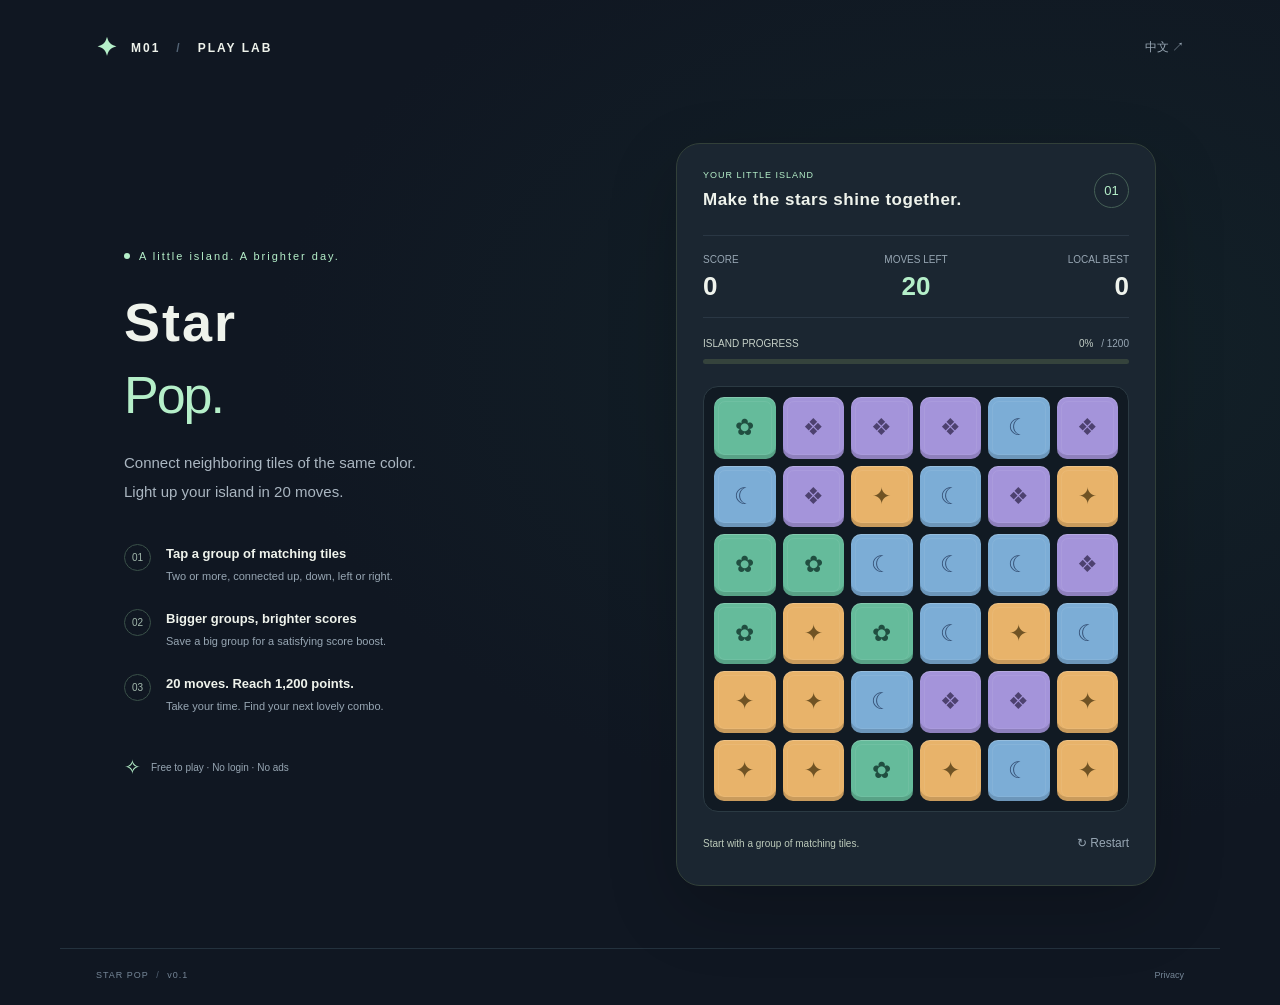
<file: index.html>
<!doctype html>
<html lang="en">
<head>
  <meta charset="utf-8">
  <meta name="viewport" content="width=device-width,initial-scale=1,viewport-fit=cover">
  <meta name="theme-color" content="#111827">
  <meta name="description" content="A calm color-matching puzzle. Clear connected tiles and reach 1,200 points in 20 moves. Free browser game for desktop and mobile.">
  <title>Star Pop</title>
  <link rel="icon" href="./icon.svg" type="image/svg+xml">
  <link rel="stylesheet" href="./style.css">
</head>
<body>
  <header class="topbar"><a class="brand" href="./"><span class="brand-icon">✦</span> M01 <span class="brand-divider">/</span> PLAY LAB</a><button id="language" class="text-button" aria-label="切换到中文">中文 ↗</button></header>
  <main>
    <section class="intro">
      <div class="eyebrow"><span></span> <span data-i18n="eyebrow">A little island. A brighter day.</span></div>
      <h1><span data-i18n="title">Star</span><em id="title-accent">Pop.</em></h1>
      <p class="lead" data-i18n="lead">Connect neighboring tiles of the same color.<br> Light up your island in 20 moves.</p>
      <div class="instructions">
        <div><span class="step">01</span><p><strong data-i18n="how1">Tap a group of matching tiles</strong><span data-i18n="detail1">Two or more, connected up, down, left or right.</span></p></div>
        <div><span class="step">02</span><p><strong data-i18n="how2">Bigger groups, brighter scores</strong><span data-i18n="detail2">Save a big group for a satisfying score boost.</span></p></div>
        <div><span class="step">03</span><p><strong data-i18n="how3">20 moves. Reach 1,200 points.</strong><span data-i18n="detail3">Take your time. Find your next lovely combo.</span></p></div>
      </div>
      <div class="intro-footer"><span class="tiny-star">✧</span><span data-i18n="free">Free to play · No login · No ads</span></div>
    </section>
    <section class="game" aria-label="Star Pop">
      <div class="game-heading"><div><span class="eyebrow small" data-i18n="island">YOUR LITTLE ISLAND</span><h2 data-i18n="round">Make the stars shine together.</h2></div><span class="round-tag">01</span></div>
      <div class="stats"><div><span data-i18n="score">SCORE</span><strong id="score">0</strong></div><div class="moves-stat"><span data-i18n="moves">MOVES LEFT</span><strong id="moves">20</strong></div><div><span data-i18n="best">LOCAL BEST</span><strong id="best">0</strong></div></div>
      <div class="progress-label"><span data-i18n="target">ISLAND PROGRESS</span><span><b id="percent">0</b>% <span class="muted">/ 1200</span></span></div>
      <div class="progress" role="progressbar" aria-label="Goal progress" aria-valuemin="0" aria-valuemax="1200" aria-valuenow="0"><span id="progress-fill"></span></div>
      <div class="board-wrap"><div id="board" class="board" aria-label="Game board"></div><div id="result" class="result" hidden><span class="result-icon">✦</span><h3 id="result-title"></h3><p id="result-detail"></p><button id="again" class="primary" data-i18n="again">Light up another island</button></div></div>
      <div class="game-bottom"><span id="message" role="status" aria-live="polite"></span><button id="restart" class="text-button" data-i18n="restart">↻ Restart</button></div>
    </section>
  </main>
  <footer><span>STAR POP <span class="brand-divider">/</span> v0.1</span><a href="./privacy.html" data-i18n="privacy">Privacy</a></footer>
  <script type="module" src="./app.mjs"></script>
</body>
</html>
</file>
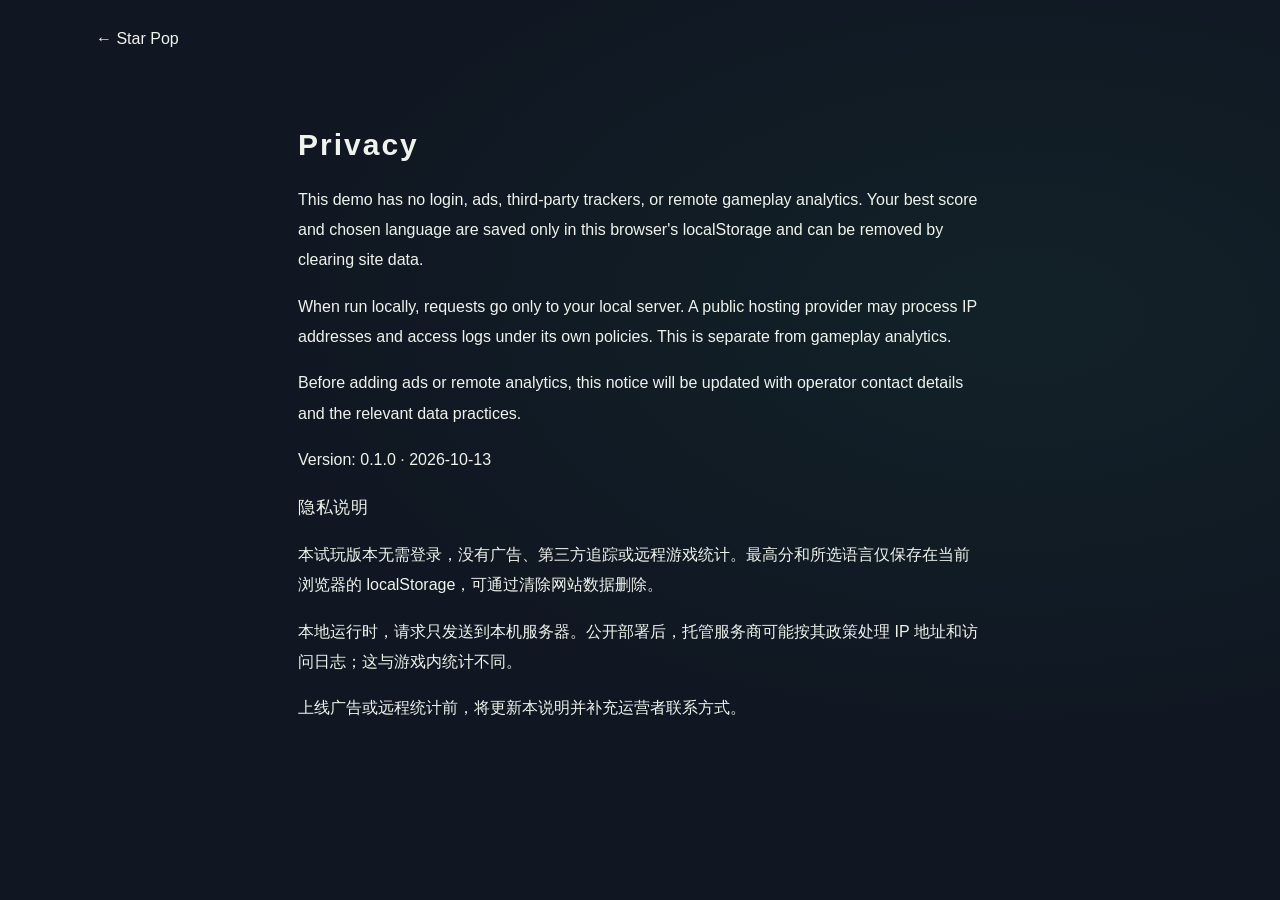
<file: privacy.html>
<!doctype html>
<html lang="en">
<head><meta charset="utf-8"><meta name="viewport" content="width=device-width,initial-scale=1"><title>Privacy · Star Pop</title><link rel="stylesheet" href="./style.css"></head>
<body><header class="topbar"><a href="./">← Star Pop</a></header>
<main style="display:block;max-width:740px;line-height:1.9">
<h1 style="font-size:30px">Privacy</h1>
<p>This demo has no login, ads, third-party trackers, or remote gameplay analytics. Your best score and chosen language are saved only in this browser's localStorage and can be removed by clearing site data.</p>
<p>When run locally, requests go only to your local server. A public hosting provider may process IP addresses and access logs under its own policies. This is separate from gameplay analytics.</p>
<p>Before adding ads or remote analytics, this notice will be updated with operator contact details and the relevant data practices.</p>
<p>Version: 0.1.0 · 2026-10-13</p>
<section lang="zh-CN"><h2>隐私说明</h2><p>本试玩版本无需登录，没有广告、第三方追踪或远程游戏统计。最高分和所选语言仅保存在当前浏览器的 localStorage，可通过清除网站数据删除。</p><p>本地运行时，请求只发送到本机服务器。公开部署后，托管服务商可能按其政策处理 IP 地址和访问日志；这与游戏内统计不同。</p><p>上线广告或远程统计前，将更新本说明并补充运营者联系方式。</p></section>
</main></body></html>
</file>
<file: style.css>
:root{color-scheme:dark;--bg:#101722;--ink:#eff3ec;--muted:#97a6b3;--mint:#b5efc9;--line:#2a3744;font-family:Inter,"Segoe UI","Microsoft YaHei",sans-serif}*{box-sizing:border-box}body{margin:0;background:radial-gradient(ellipse at 80% 35%,#17363455,transparent 52%),var(--bg);color:var(--ink);min-height:100svh}button,a{-webkit-tap-highlight-color:transparent}button{font:inherit;cursor:pointer}a{color:inherit;text-decoration:none}.topbar,footer{max-width:1160px;margin:auto;display:flex;align-items:center;justify-content:space-between;padding:30px 36px}.brand{font-size:12px;font-weight:700;letter-spacing:2px;display:flex;align-items:center;gap:12px}.brand-icon{font-size:25px;color:var(--mint)}.brand-divider{color:#536375;padding:0 4px}.text-button{background:none;border:0;color:var(--muted);font-size:12px;padding:9px 0}.text-button:hover{color:var(--mint)}button:focus-visible,a:focus-visible{outline:2px solid var(--mint);outline-offset:4px}main{max-width:1088px;margin:48px auto 62px;display:grid;grid-template-columns:1fr 480px;gap:70px;align-items:center;padding:0 28px}.eyebrow{font-size:11px;letter-spacing:2px;color:var(--mint);display:flex;align-items:center;gap:9px}.eyebrow>span:first-child:empty{width:6px;height:6px;border-radius:50%;background:var(--mint)}h1{font-size:54px;line-height:1.25;font-weight:650;letter-spacing:2px;margin:27px 0 21px}h1 em{display:block;font-size:52px;font-weight:350;letter-spacing:-2px;color:var(--mint);font-style:normal;margin-top:7px}.lead{font-size:15px;line-height:1.9;color:#aab6c1;margin:0}.instructions{margin-top:38px;display:grid;gap:23px}.instructions>div{display:flex;align-items:flex-start;gap:15px}.step{font-size:10px;color:#a2b8ac;border:1px solid #3a5149;width:27px;height:27px;border-radius:50%;display:grid;place-items:center;flex-shrink:0}.instructions p{margin:2px 0 0}.instructions strong{font-size:13px;font-weight:550;display:block}.instructions p>span{font-size:11px;color:var(--muted);display:block;margin-top:7px;line-height:1.6}.intro-footer{display:flex;align-items:center;gap:10px;margin-top:40px;font-size:10px;color:var(--muted)}.tiny-star{color:var(--mint);font-size:20px}.game{background:#1b2631;border:1px solid #324039;border-radius:24px;padding:26px;box-shadow:0 24px 70px #0003}.game-heading{display:flex;align-items:center;justify-content:space-between;margin-bottom:25px}.small{font-size:9px;letter-spacing:1px}h2{font-size:17px;font-weight:550;margin:10px 0 0;letter-spacing:.5px}.round-tag{font-size:13px;color:var(--mint);border:1px solid #456056;width:35px;height:35px;border-radius:50%;display:grid;place-items:center}.stats{display:grid;grid-template-columns:1fr 1fr 1fr;padding:18px 0;border-top:1px solid var(--line);border-bottom:1px solid var(--line)}.stats>div{display:flex;flex-direction:column;gap:8px;text-align:center}.stats>div:first-child{text-align:left}.stats>div:last-child{text-align:right}.stats span{color:var(--muted);font-size:10px}.stats strong{font-size:26px;font-weight:550;font-variant-numeric:tabular-nums;line-height:1}.moves-stat strong{color:var(--mint)}.progress-label{display:flex;justify-content:space-between;font-size:10px;margin:20px 0 10px;color:#c5d0c7}.progress-label b{font-weight:500}.muted{color:var(--muted);margin-left:5px}.progress{height:5px;border-radius:5px;background:#35433c;margin-bottom:22px;overflow:hidden}.progress>span{height:100%;display:block;background:var(--mint);width:0;transition:width .35s;border-radius:5px}.board-wrap{position:relative}.board{display:grid;grid-template-columns:repeat(6,1fr);gap:7px;padding:10px;background:#111a23;border:1px solid #2b3a43;border-radius:15px}.tile{aspect-ratio:1;border:0;border-radius:10px;display:grid;place-items:center;position:relative;transition:transform .12s,filter .12s;color:#fff;font-size:23px;box-shadow:inset 0 -4px 0 #0002,inset 0 1px 0 #fff3;touch-action:manipulation}.tile::after{content:"";position:absolute;inset:4px;border:1px solid #fff1;border-radius:7px}.tile[data-color="0"]{background:#65bb9b;color:#204e40}.tile[data-color="1"]{background:#e8b36a;color:#705324}.tile[data-color="2"]{background:#a494da;color:#4d416f}.tile[data-color="3"]{background:#7cadd6;color:#344f74}.tile:hover:not(:disabled){filter:brightness(1.15);transform:translateY(-2px)}.tile.highlight{filter:brightness(1.22)}.tile.popping{animation:pop .15s ease-in forwards}.tile:disabled{cursor:default}.tile.invalid{animation:shake .25s}.game-bottom{display:flex;align-items:center;justify-content:space-between;gap:10px;padding-top:15px;min-height:42px}#message{font-size:10px;color:#bdcbbb;line-height:1.5;flex:1}.result{position:absolute;inset:0;background:#111e2ded;border:1px solid #627669;border-radius:15px;display:flex;flex-direction:column;justify-content:center;align-items:center;text-align:center;padding:20px;backdrop-filter:blur(8px)}[hidden]{display:none!important}.result-icon{font-size:52px;color:var(--mint)}.result h3{font-size:22px;font-weight:600;margin:18px 0 8px}.result p{font-size:12px;color:#b6c4bd;line-height:1.8;margin:0 0 24px}.primary{color:#17372b;background:var(--mint);border:0;border-radius:9px;padding:12px 24px;font-size:12px;font-weight:600}.primary:hover{background:#d4f6df}footer{color:#758697;font-size:9px;letter-spacing:1px;border-top:1px solid #24323e;padding-top:21px;padding-bottom:25px}footer a{letter-spacing:0}footer a:hover{color:var(--mint)}@keyframes pop{to{transform:scale(.15);opacity:0}}@keyframes shake{25%,75%{transform:translateX(3px)}50%{transform:translateX(-3px)}}@media(max-width:850px){main{gap:30px;grid-template-columns:1fr 420px;margin-top:24px}h1{font-size:38px}h1 em{font-size:40px}.game{padding:20px}.instructions{gap:17px}}@media(max-width:700px){.topbar{padding:19px 22px}.brand{font-size:10px;gap:8px}main{display:flex;flex-direction:column;gap:24px;margin:13px auto 30px;padding:0 16px;max-width:480px}.intro{width:100%}h1{font-size:30px;margin:14px 0 9px;display:flex;align-items:baseline;gap:15px;letter-spacing:1px}h1 em{font-size:29px;letter-spacing:-1px;margin:0}.lead{font-size:12px;line-height:1.8}.lead br{display:none}.instructions,.intro-footer{display:none}.game{width:100%;padding:18px;border-radius:19px}.game-heading{margin-bottom:18px}.stats{padding:15px 0}.stats strong{font-size:23px}.progress-label{margin-top:16px}.progress{margin-bottom:17px}.tile{font-size:22px}.board{gap:6px;padding:8px}footer{padding:17px 22px}}@media(prefers-reduced-motion:reduce){*,*::before,*::after{animation:none!important;transition:none!important}}
</file>
